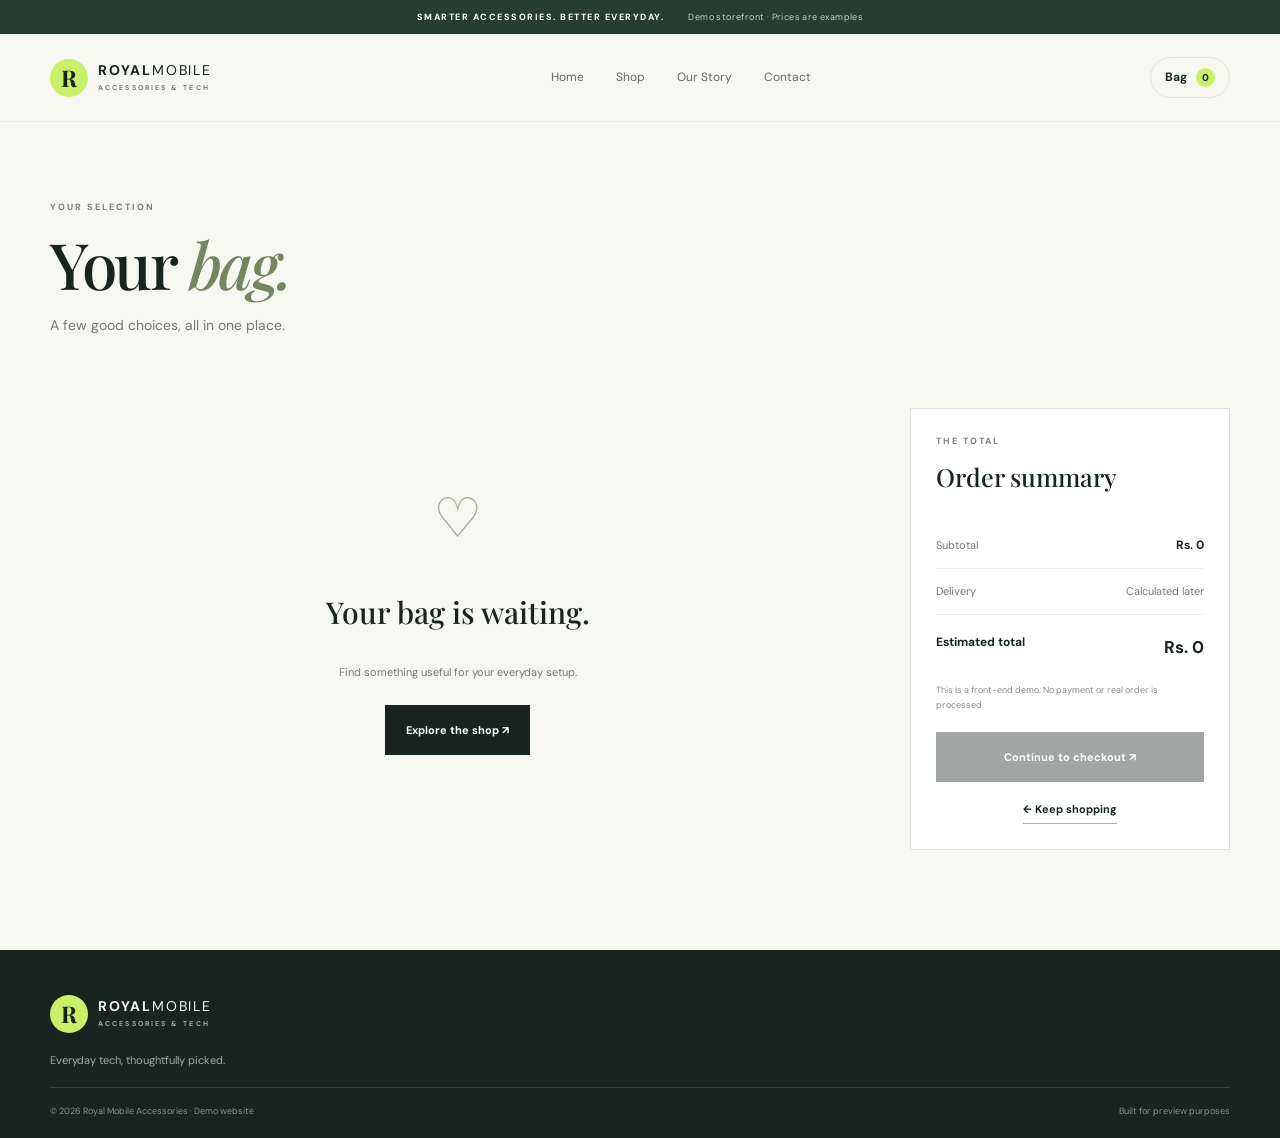
<file: cart.html>
<!DOCTYPE html><html lang="en"><head>
<!-- htmlaunch:enhanced:v2 -->
<link rel="icon" type="image/svg+xml" href="data:image/svg+xml;utf8,%3Csvg%20xmlns%3D%22http%3A%2F%2Fwww.w3.org%2F2000%2Fsvg%22%20width%3D%2264%22%20height%3D%2264%22%20viewBox%3D%220%200%2064%2064%22%3E%3Cdefs%3E%3ClinearGradient%20id%3D%22g%22%20x1%3D%220%22%20y1%3D%220%22%20x2%3D%221%22%20y2%3D%221%22%3E%3Cstop%20offset%3D%220%25%22%20stop-color%3D%22hsl(332%2C72%25%2C58%25)%22%2F%3E%3Cstop%20offset%3D%22100%25%22%20stop-color%3D%22hsl(2%2C72%25%2C44%25)%22%2F%3E%3C%2FlinearGradient%3E%3C%2Fdefs%3E%3Crect%20width%3D%2264%22%20height%3D%2264%22%20rx%3D%2214%22%20fill%3D%22url(%23g)%22%2F%3E%3Ctext%20x%3D%2232%22%20y%3D%2246%22%20text-anchor%3D%22middle%22%20font-family%3D%22ui-sans-serif%2Csystem-ui%2C-apple-system%2CSegoe%20UI%2Csans-serif%22%20font-size%3D%2238%22%20font-weight%3D%22800%22%20fill%3D%22%23ffffff%22%3EB%3C%2Ftext%3E%3C%2Fsvg%3E">
<meta name="theme-color" content="#147b50">
<meta name="description" content="Your Bag | Royal Mobile Accessories | deployed with HTMLaunch">
<link rel="canonical" href="https://muzzi-cloud.github.io/royal-mobile-accessories/">
<meta property="og:type" content="website">
<meta property="og:site_name" content="Your Bag | Royal Mobile Accessories">
<meta property="og:title" content="Your Bag | Royal Mobile Accessories">
<meta property="og:description" content="Your Bag | Royal Mobile Accessories | deployed with HTMLaunch">
<meta property="og:url" content="https://muzzi-cloud.github.io/royal-mobile-accessories/">
<meta property="og:locale" content="en_US">
<meta property="og:image" content="https://s.wordpress.com/mshots/v1/https%3A%2F%2Fmuzzi-cloud.github.io%2Froyal-mobile-accessories%2F?w=1200&h=630">
<meta property="og:image:alt" content="Your Bag | Royal Mobile Accessories">
<meta property="og:image:width" content="1200">
<meta property="og:image:height" content="630">
<meta name="twitter:card" content="summary_large_image">
<meta name="twitter:title" content="Your Bag | Royal Mobile Accessories">
<meta name="twitter:description" content="Your Bag | Royal Mobile Accessories | deployed with HTMLaunch">
<meta name="twitter:image" content="https://s.wordpress.com/mshots/v1/https%3A%2F%2Fmuzzi-cloud.github.io%2Froyal-mobile-accessories%2F?w=1200&h=630">
<meta name="twitter:image:alt" content="Your Bag | Royal Mobile Accessories">
<meta charset="UTF-8"><meta name="viewport" content="width=device-width, initial-scale=1.0"><title>Your Bag | Royal Mobile Accessories</title><link rel="stylesheet" href="style.css"></head><body><div class="announcement">SMARTER ACCESSORIES. BETTER EVERYDAY. <span>Demo storefront · Prices are examples</span></div><header class="site-header"><a class="brand" href="index.html"><span class="brand-mark">R</span><span>ROYAL<span class="brand-light">MOBILE</span><small>ACCESSORIES & TECH</small></span></a><button class="menu-toggle" aria-label="Open menu" onclick="document.querySelector('.nav').classList.toggle('open')">☰</button><nav class="nav"><a href="index.html">Home</a><a href="shop.html">Shop</a><a href="about.html">Our Story</a><a href="contact.html">Contact</a></nav><a class="cart-link active" href="cart.html">Bag <span class="cart-count">0</span></a></header>
<main><section class="page-hero container"><span class="eyebrow">YOUR SELECTION</span><h1>Your <em>bag.</em></h1><p>A few good choices, all in one place.</p></section><section class="cart-layout container"><div id="cart-items" class="cart-items"></div><aside class="order-summary" id="order-summary"><span class="eyebrow">THE TOTAL</span><h2>Order summary</h2><div class="summary-line"><span>Subtotal</span><strong id="cart-subtotal">Rs. 0</strong></div><div class="summary-line"><span>Delivery</span><span>Calculated later</span></div><div class="summary-line total-line"><span>Estimated total</span><strong id="cart-total">Rs. 0</strong></div><p class="summary-note">This is a front-end demo. No payment or real order is processed.</p><a class="btn btn-dark full-btn" id="checkout-link" href="checkout.html">Continue to checkout ↗</a><a class="text-link centered" href="shop.html">← Keep shopping</a></aside></section></main><footer class="footer"><a class="brand brand-footer" href="index.html"><span class="brand-mark">R</span><span>ROYAL<span class="brand-light">MOBILE</span><small>ACCESSORIES & TECH</small></span></a><p>Everyday tech, thoughtfully picked.</p><div class="footer-bottom"><span>© 2026 Royal Mobile Accessories · Demo website</span><span>Built for preview purposes</span></div></footer><div id="toast" class="toast" role="status"></div><script src="products.js"></script><script src="app.js"></script></body></html>
</file>
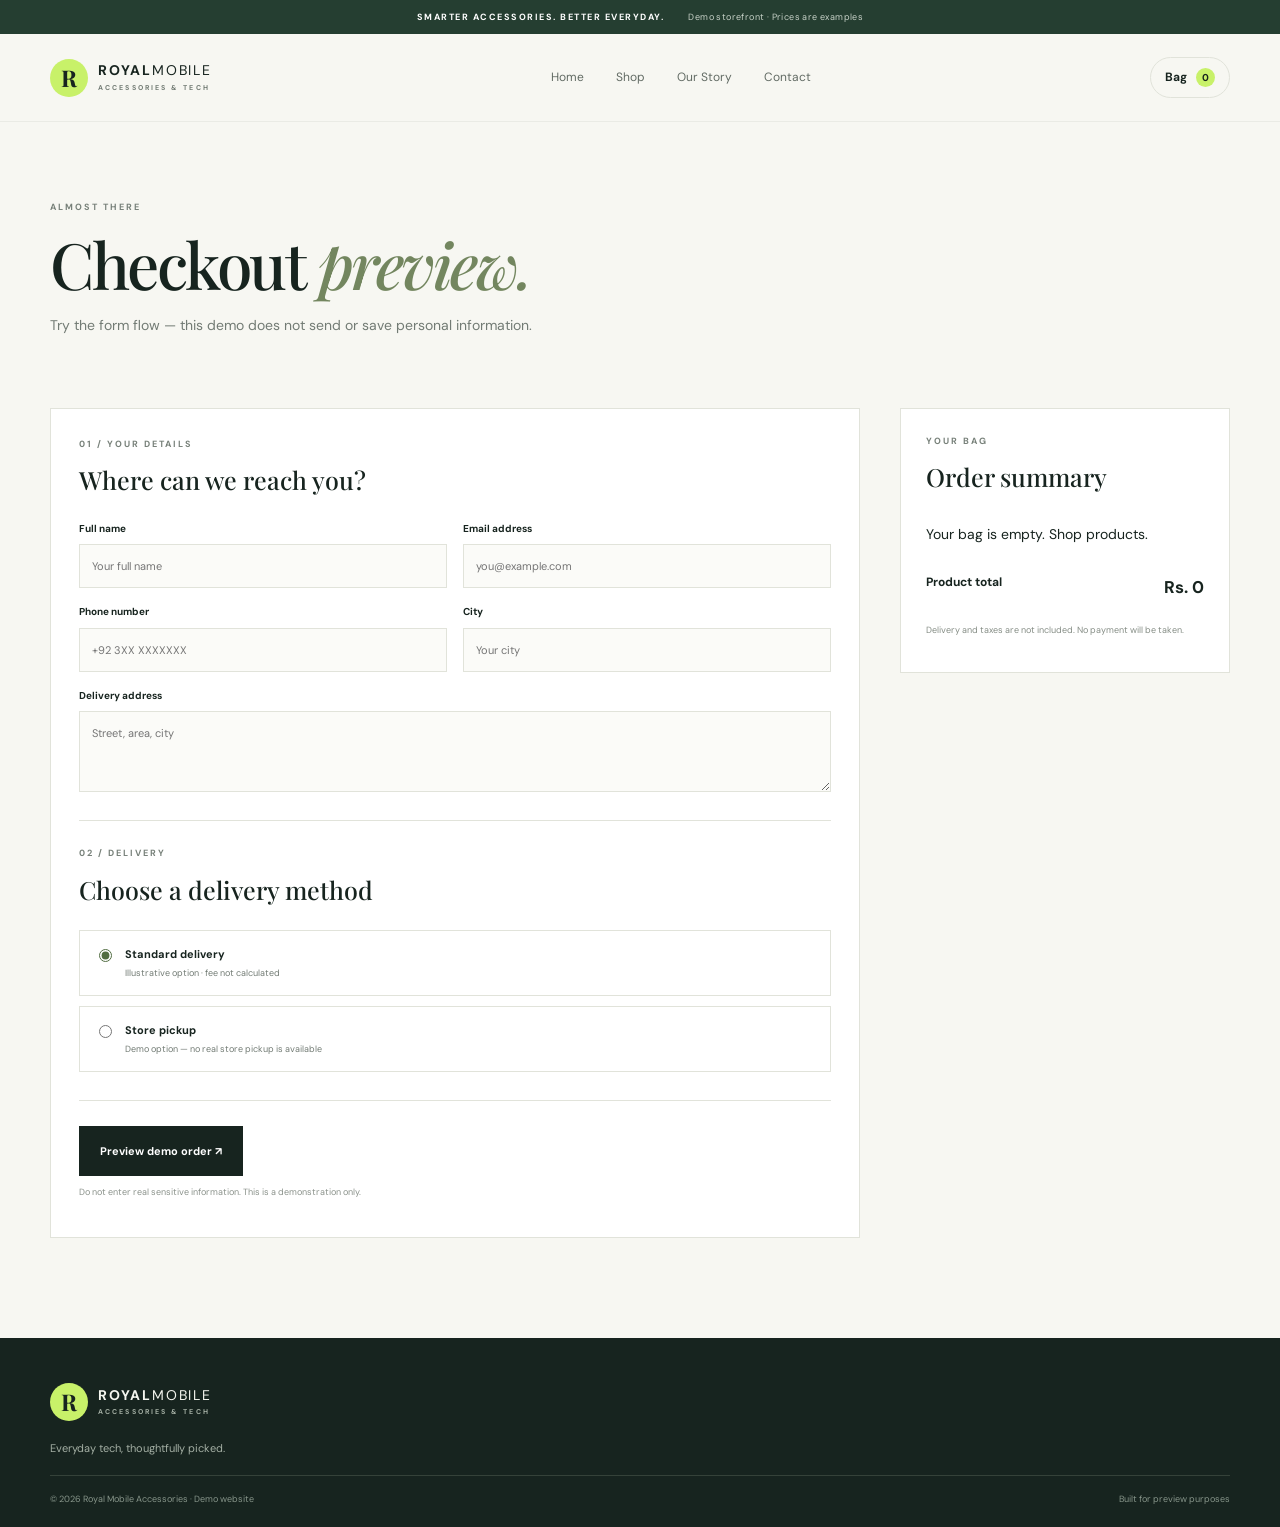
<file: checkout.html>
<!DOCTYPE html><html lang="en"><head>
<!-- htmlaunch:enhanced:v2 -->
<link rel="icon" type="image/svg+xml" href="data:image/svg+xml;utf8,%3Csvg%20xmlns%3D%22http%3A%2F%2Fwww.w3.org%2F2000%2Fsvg%22%20width%3D%2264%22%20height%3D%2264%22%20viewBox%3D%220%200%2064%2064%22%3E%3Cdefs%3E%3ClinearGradient%20id%3D%22g%22%20x1%3D%220%22%20y1%3D%220%22%20x2%3D%221%22%20y2%3D%221%22%3E%3Cstop%20offset%3D%220%25%22%20stop-color%3D%22hsl(134%2C72%25%2C58%25)%22%2F%3E%3Cstop%20offset%3D%22100%25%22%20stop-color%3D%22hsl(164%2C72%25%2C44%25)%22%2F%3E%3C%2FlinearGradient%3E%3C%2Fdefs%3E%3Crect%20width%3D%2264%22%20height%3D%2264%22%20rx%3D%2214%22%20fill%3D%22url(%23g)%22%2F%3E%3Ctext%20x%3D%2232%22%20y%3D%2246%22%20text-anchor%3D%22middle%22%20font-family%3D%22ui-sans-serif%2Csystem-ui%2C-apple-system%2CSegoe%20UI%2Csans-serif%22%20font-size%3D%2238%22%20font-weight%3D%22800%22%20fill%3D%22%23ffffff%22%3EC%3C%2Ftext%3E%3C%2Fsvg%3E">
<meta name="theme-color" content="#147b50">
<meta name="description" content="Checkout Demo | Royal Mobile Accessories | deployed with HTMLaunch">
<link rel="canonical" href="https://muzzi-cloud.github.io/royal-mobile-accessories/">
<meta property="og:type" content="website">
<meta property="og:site_name" content="Checkout Demo | Royal Mobile Accessories">
<meta property="og:title" content="Checkout Demo | Royal Mobile Accessories">
<meta property="og:description" content="Checkout Demo | Royal Mobile Accessories | deployed with HTMLaunch">
<meta property="og:url" content="https://muzzi-cloud.github.io/royal-mobile-accessories/">
<meta property="og:locale" content="en_US">
<meta property="og:image" content="https://s.wordpress.com/mshots/v1/https%3A%2F%2Fmuzzi-cloud.github.io%2Froyal-mobile-accessories%2F?w=1200&h=630">
<meta property="og:image:alt" content="Checkout Demo | Royal Mobile Accessories">
<meta property="og:image:width" content="1200">
<meta property="og:image:height" content="630">
<meta name="twitter:card" content="summary_large_image">
<meta name="twitter:title" content="Checkout Demo | Royal Mobile Accessories">
<meta name="twitter:description" content="Checkout Demo | Royal Mobile Accessories | deployed with HTMLaunch">
<meta name="twitter:image" content="https://s.wordpress.com/mshots/v1/https%3A%2F%2Fmuzzi-cloud.github.io%2Froyal-mobile-accessories%2F?w=1200&h=630">
<meta name="twitter:image:alt" content="Checkout Demo | Royal Mobile Accessories">
<meta charset="UTF-8"><meta name="viewport" content="width=device-width, initial-scale=1.0"><title>Checkout Demo | Royal Mobile Accessories</title><link rel="stylesheet" href="style.css"></head><body><div class="announcement">SMARTER ACCESSORIES. BETTER EVERYDAY. <span>Demo storefront · Prices are examples</span></div><header class="site-header"><a class="brand" href="index.html"><span class="brand-mark">R</span><span>ROYAL<span class="brand-light">MOBILE</span><small>ACCESSORIES & TECH</small></span></a><button class="menu-toggle" aria-label="Open menu" onclick="document.querySelector('.nav').classList.toggle('open')">☰</button><nav class="nav"><a href="index.html">Home</a><a href="shop.html">Shop</a><a href="about.html">Our Story</a><a href="contact.html">Contact</a></nav><a class="cart-link" href="cart.html">Bag <span class="cart-count">0</span></a></header>
<main><section class="page-hero container"><span class="eyebrow">ALMOST THERE</span><h1>Checkout <em>preview.</em></h1><p>Try the form flow — this demo does not send or save personal information.</p></section><section class="checkout-layout container"><form id="checkout-form" class="checkout-form"><div class="form-section"><span class="eyebrow">01 / YOUR DETAILS</span><h2>Where can we reach you?</h2><div class="form-grid"><label>Full name<input name="name" required placeholder="Your full name"></label><label>Email address<input type="email" name="email" required placeholder="you@example.com"></label><label>Phone number<input type="tel" name="phone" required placeholder="+92 3XX XXXXXXX"></label><label>City<input name="city" required placeholder="Your city"></label><label class="wide-field">Delivery address<textarea name="address" rows="3" required placeholder="Street, area, city"></textarea></label></div></div><div class="form-section"><span class="eyebrow">02 / DELIVERY</span><h2>Choose a delivery method</h2><label class="radio-option"><input type="radio" name="delivery" value="standard" checked> <span><b>Standard delivery</b><small>Illustrative option · fee not calculated</small></span></label><label class="radio-option"><input type="radio" name="delivery" value="pickup"> <span><b>Store pickup</b><small>Demo option — no real store pickup is available</small></span></label></div><button class="btn btn-dark" type="submit">Preview demo order ↗</button><p class="privacy-note">Do not enter real sensitive information. This is a demonstration only.</p></form><aside class="order-summary checkout-summary"><span class="eyebrow">YOUR BAG</span><h2>Order summary</h2><div id="checkout-items"></div><div class="summary-line total-line"><span>Product total</span><strong id="checkout-total">Rs. 0</strong></div><p class="summary-note">Delivery and taxes are not included. No payment will be taken.</p></aside></section><div id="checkout-result" class="demo-result container" hidden></div></main><footer class="footer"><a class="brand brand-footer" href="index.html"><span class="brand-mark">R</span><span>ROYAL<span class="brand-light">MOBILE</span><small>ACCESSORIES & TECH</small></span></a><p>Everyday tech, thoughtfully picked.</p><div class="footer-bottom"><span>© 2026 Royal Mobile Accessories · Demo website</span><span>Built for preview purposes</span></div></footer><script src="products.js"></script><script src="app.js"></script></body></html>
</file>
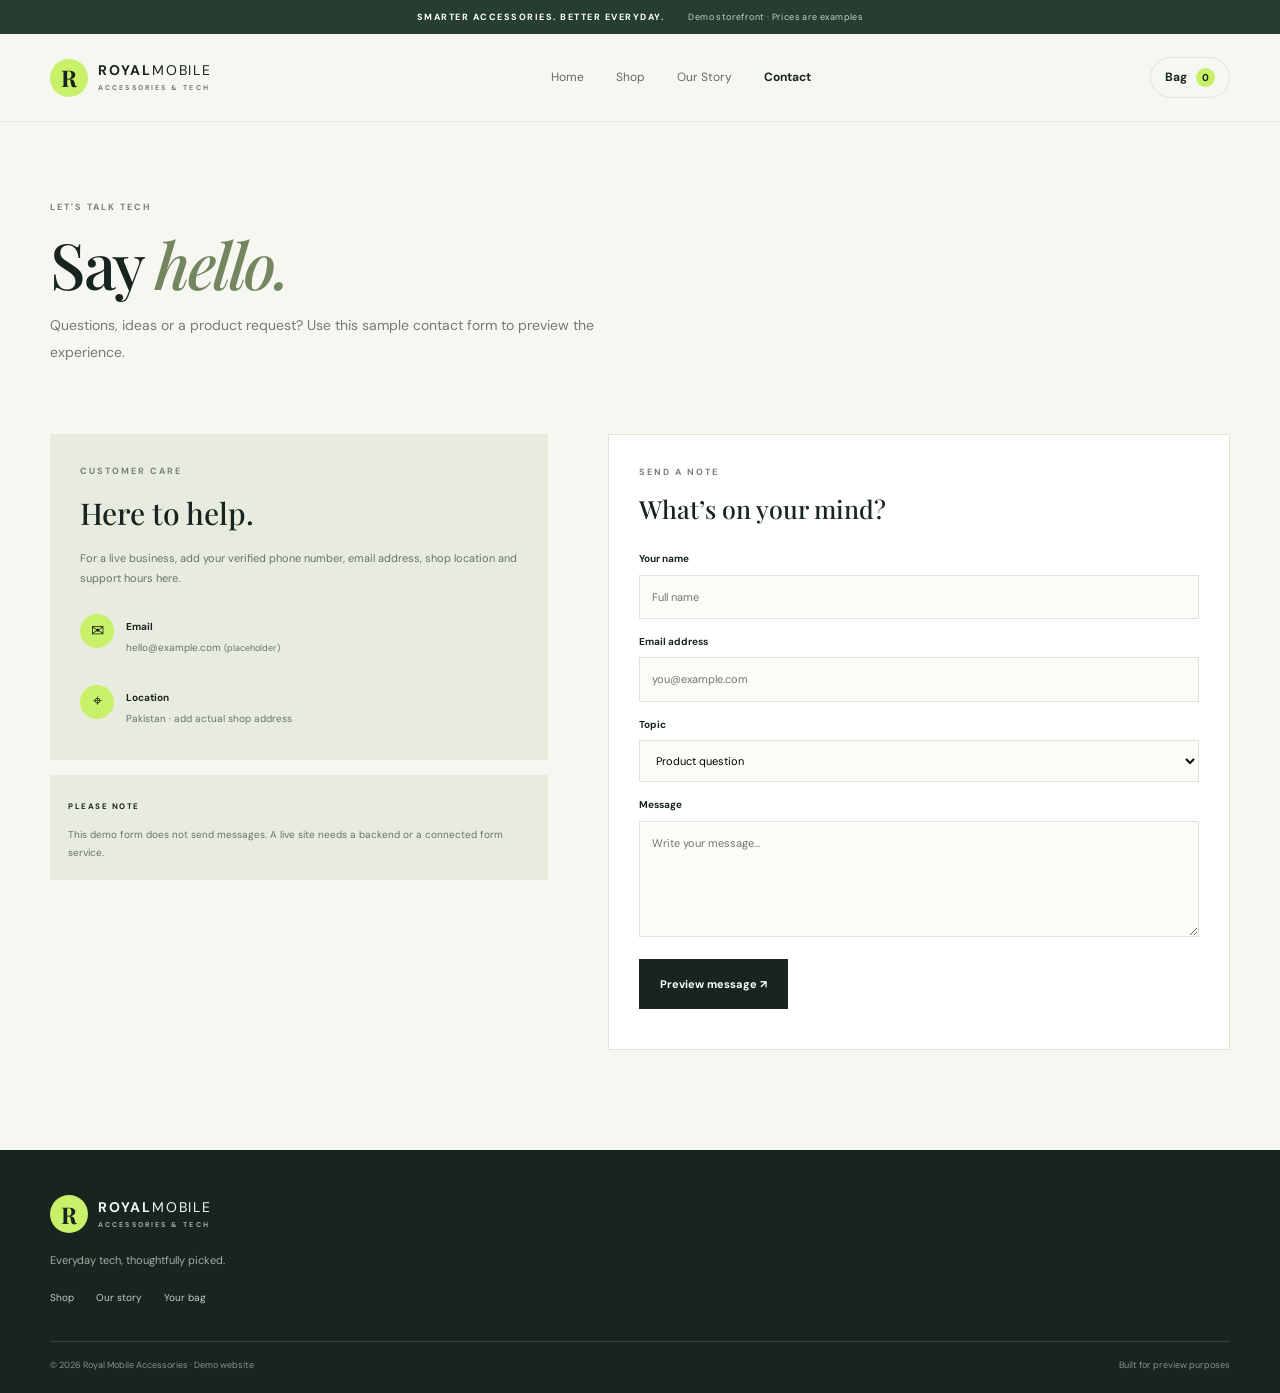
<file: contact.html>
<!DOCTYPE html><html lang="en"><head>
<!-- htmlaunch:enhanced:v2 -->
<link rel="icon" type="image/svg+xml" href="data:image/svg+xml;utf8,%3Csvg%20xmlns%3D%22http%3A%2F%2Fwww.w3.org%2F2000%2Fsvg%22%20width%3D%2264%22%20height%3D%2264%22%20viewBox%3D%220%200%2064%2064%22%3E%3Cdefs%3E%3ClinearGradient%20id%3D%22g%22%20x1%3D%220%22%20y1%3D%220%22%20x2%3D%221%22%20y2%3D%221%22%3E%3Cstop%20offset%3D%220%25%22%20stop-color%3D%22hsl(1%2C72%25%2C58%25)%22%2F%3E%3Cstop%20offset%3D%22100%25%22%20stop-color%3D%22hsl(31%2C72%25%2C44%25)%22%2F%3E%3C%2FlinearGradient%3E%3C%2Fdefs%3E%3Crect%20width%3D%2264%22%20height%3D%2264%22%20rx%3D%2214%22%20fill%3D%22url(%23g)%22%2F%3E%3Ctext%20x%3D%2232%22%20y%3D%2246%22%20text-anchor%3D%22middle%22%20font-family%3D%22ui-sans-serif%2Csystem-ui%2C-apple-system%2CSegoe%20UI%2Csans-serif%22%20font-size%3D%2238%22%20font-weight%3D%22800%22%20fill%3D%22%23ffffff%22%3EC%3C%2Ftext%3E%3C%2Fsvg%3E">
<meta name="theme-color" content="#147b50">
<meta name="description" content="Contact | Royal Mobile Accessories | deployed with HTMLaunch">
<link rel="canonical" href="https://muzzi-cloud.github.io/royal-mobile-accessories/">
<meta property="og:type" content="website">
<meta property="og:site_name" content="Contact | Royal Mobile Accessories">
<meta property="og:title" content="Contact | Royal Mobile Accessories">
<meta property="og:description" content="Contact | Royal Mobile Accessories | deployed with HTMLaunch">
<meta property="og:url" content="https://muzzi-cloud.github.io/royal-mobile-accessories/">
<meta property="og:locale" content="en_US">
<meta property="og:image" content="https://s.wordpress.com/mshots/v1/https%3A%2F%2Fmuzzi-cloud.github.io%2Froyal-mobile-accessories%2F?w=1200&h=630">
<meta property="og:image:alt" content="Contact | Royal Mobile Accessories">
<meta property="og:image:width" content="1200">
<meta property="og:image:height" content="630">
<meta name="twitter:card" content="summary_large_image">
<meta name="twitter:title" content="Contact | Royal Mobile Accessories">
<meta name="twitter:description" content="Contact | Royal Mobile Accessories | deployed with HTMLaunch">
<meta name="twitter:image" content="https://s.wordpress.com/mshots/v1/https%3A%2F%2Fmuzzi-cloud.github.io%2Froyal-mobile-accessories%2F?w=1200&h=630">
<meta name="twitter:image:alt" content="Contact | Royal Mobile Accessories">
<meta charset="UTF-8"><meta name="viewport" content="width=device-width, initial-scale=1.0"><title>Contact | Royal Mobile Accessories</title><link rel="stylesheet" href="style.css"></head><body><div class="announcement">SMARTER ACCESSORIES. BETTER EVERYDAY. <span>Demo storefront · Prices are examples</span></div><header class="site-header"><a class="brand" href="index.html"><span class="brand-mark">R</span><span>ROYAL<span class="brand-light">MOBILE</span><small>ACCESSORIES & TECH</small></span></a><button class="menu-toggle" aria-label="Open menu" onclick="document.querySelector('.nav').classList.toggle('open')">☰</button><nav class="nav"><a href="index.html">Home</a><a href="shop.html">Shop</a><a href="about.html">Our Story</a><a class="active" href="contact.html">Contact</a></nav><a class="cart-link" href="cart.html">Bag <span class="cart-count">0</span></a></header><main><section class="page-hero container"><span class="eyebrow">LET'S TALK TECH</span><h1>Say <em>hello.</em></h1><p>Questions, ideas or a product request? Use this sample contact form to preview the experience.</p></section><section class="contact-layout container"><div class="contact-copy"><div class="contact-card"><span class="eyebrow">CUSTOMER CARE</span><h2>Here to help.</h2><p>For a live business, add your verified phone number, email address, shop location and support hours here.</p><div class="contact-detail"><span>✉</span><div><b>Email</b><p>hello@example.com <small>(placeholder)</small></p></div></div><div class="contact-detail"><span>⌖</span><div><b>Location</b><p>Pakistan · add actual shop address</p></div></div></div><div class="sidebar-note"><b>PLEASE NOTE</b><p>This demo form does not send messages. A live site needs a backend or a connected form service.</p></div></div><form class="contact-form" id="contact-form"><span class="eyebrow">SEND A NOTE</span><h2>What’s on your mind?</h2><label>Your name<input required name="name" placeholder="Full name"></label><label>Email address<input required type="email" name="email" placeholder="you@example.com"></label><label>Topic<select name="topic"><option>Product question</option><option>Order support</option><option>Partnership</option><option>Something else</option></select></label><label>Message<textarea required name="message" rows="5" placeholder="Write your message…"></textarea></label><button class="btn btn-dark" type="submit">Preview message ↗</button><p id="contact-result" class="form-result" role="status"></p></form></section></main><footer class="footer"><a class="brand brand-footer" href="index.html"><span class="brand-mark">R</span><span>ROYAL<span class="brand-light">MOBILE</span><small>ACCESSORIES & TECH</small></span></a><p>Everyday tech, thoughtfully picked.</p><div class="footer-links"><a href="shop.html">Shop</a><a href="about.html">Our story</a><a href="cart.html">Your bag</a></div><div class="footer-bottom"><span>© 2026 Royal Mobile Accessories · Demo website</span><span>Built for preview purposes</span></div></footer><script src="products.js"></script><script src="app.js"></script></body></html>
</file>
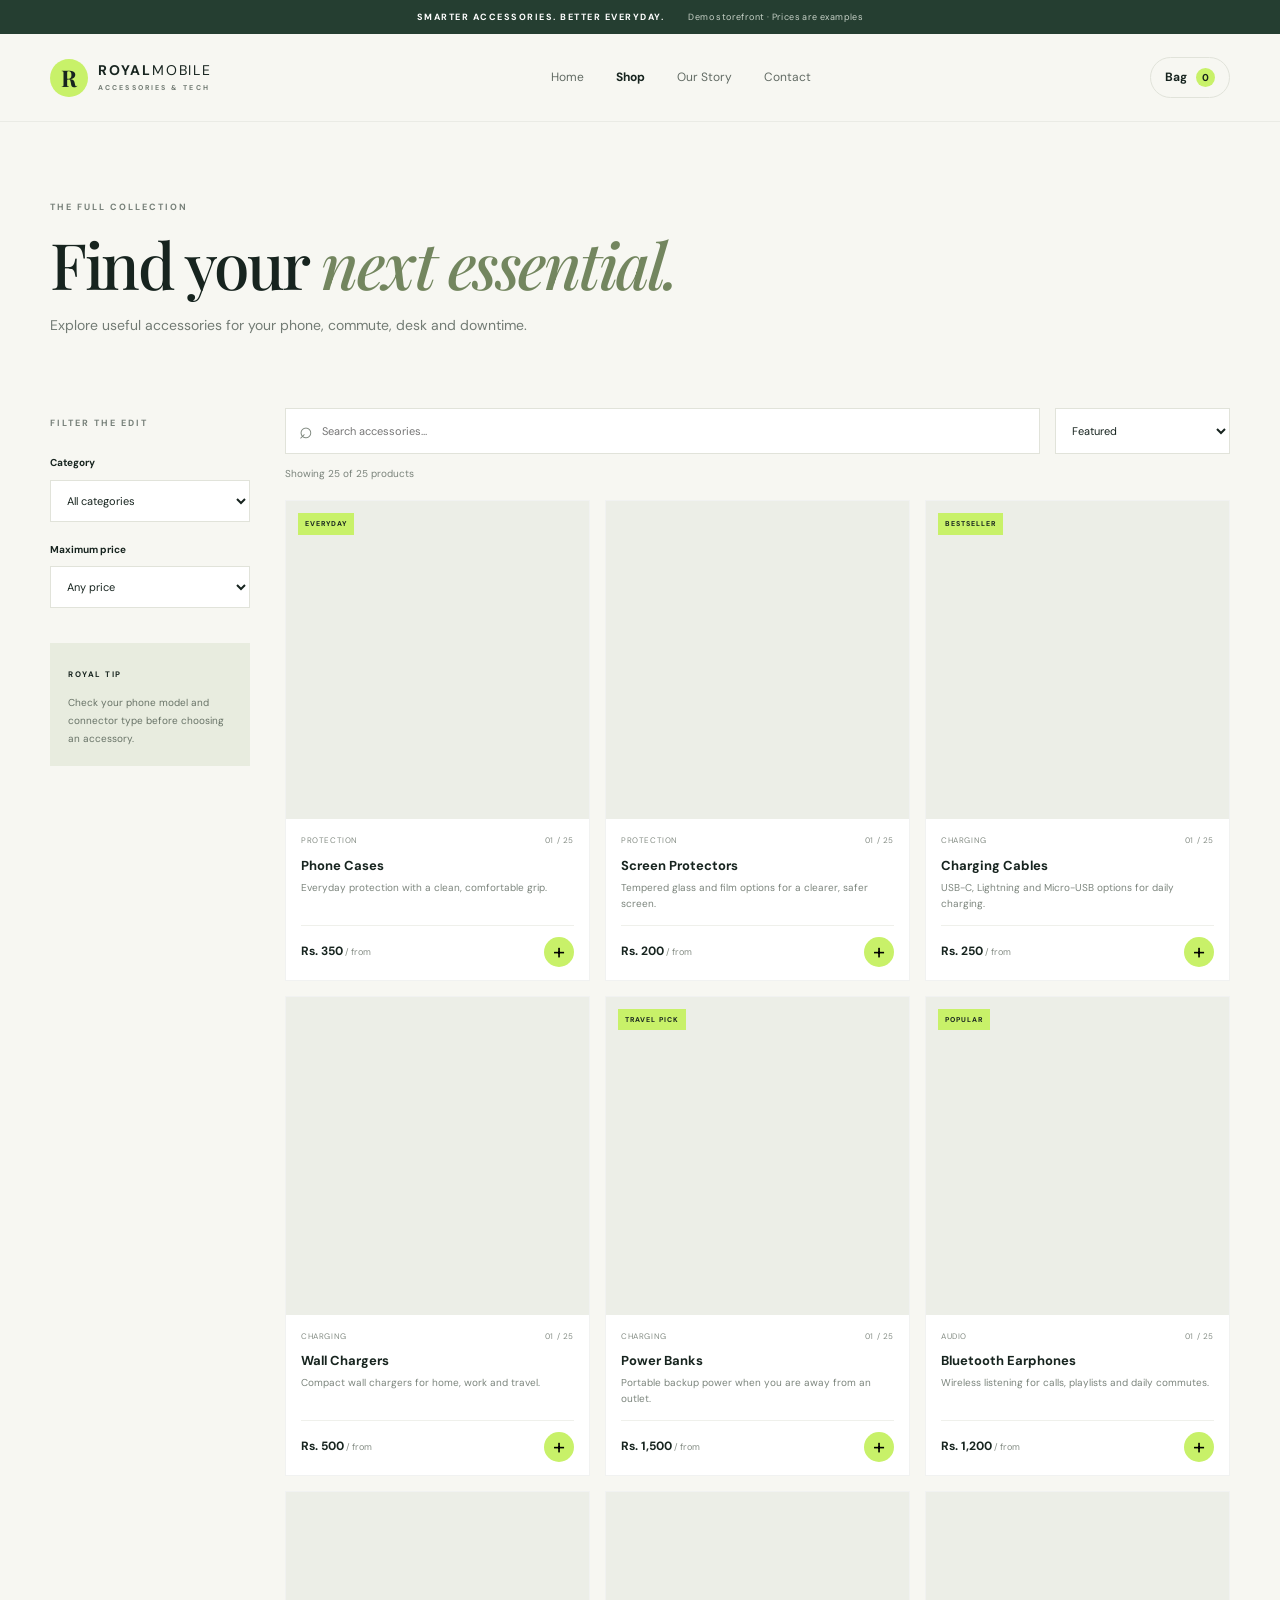
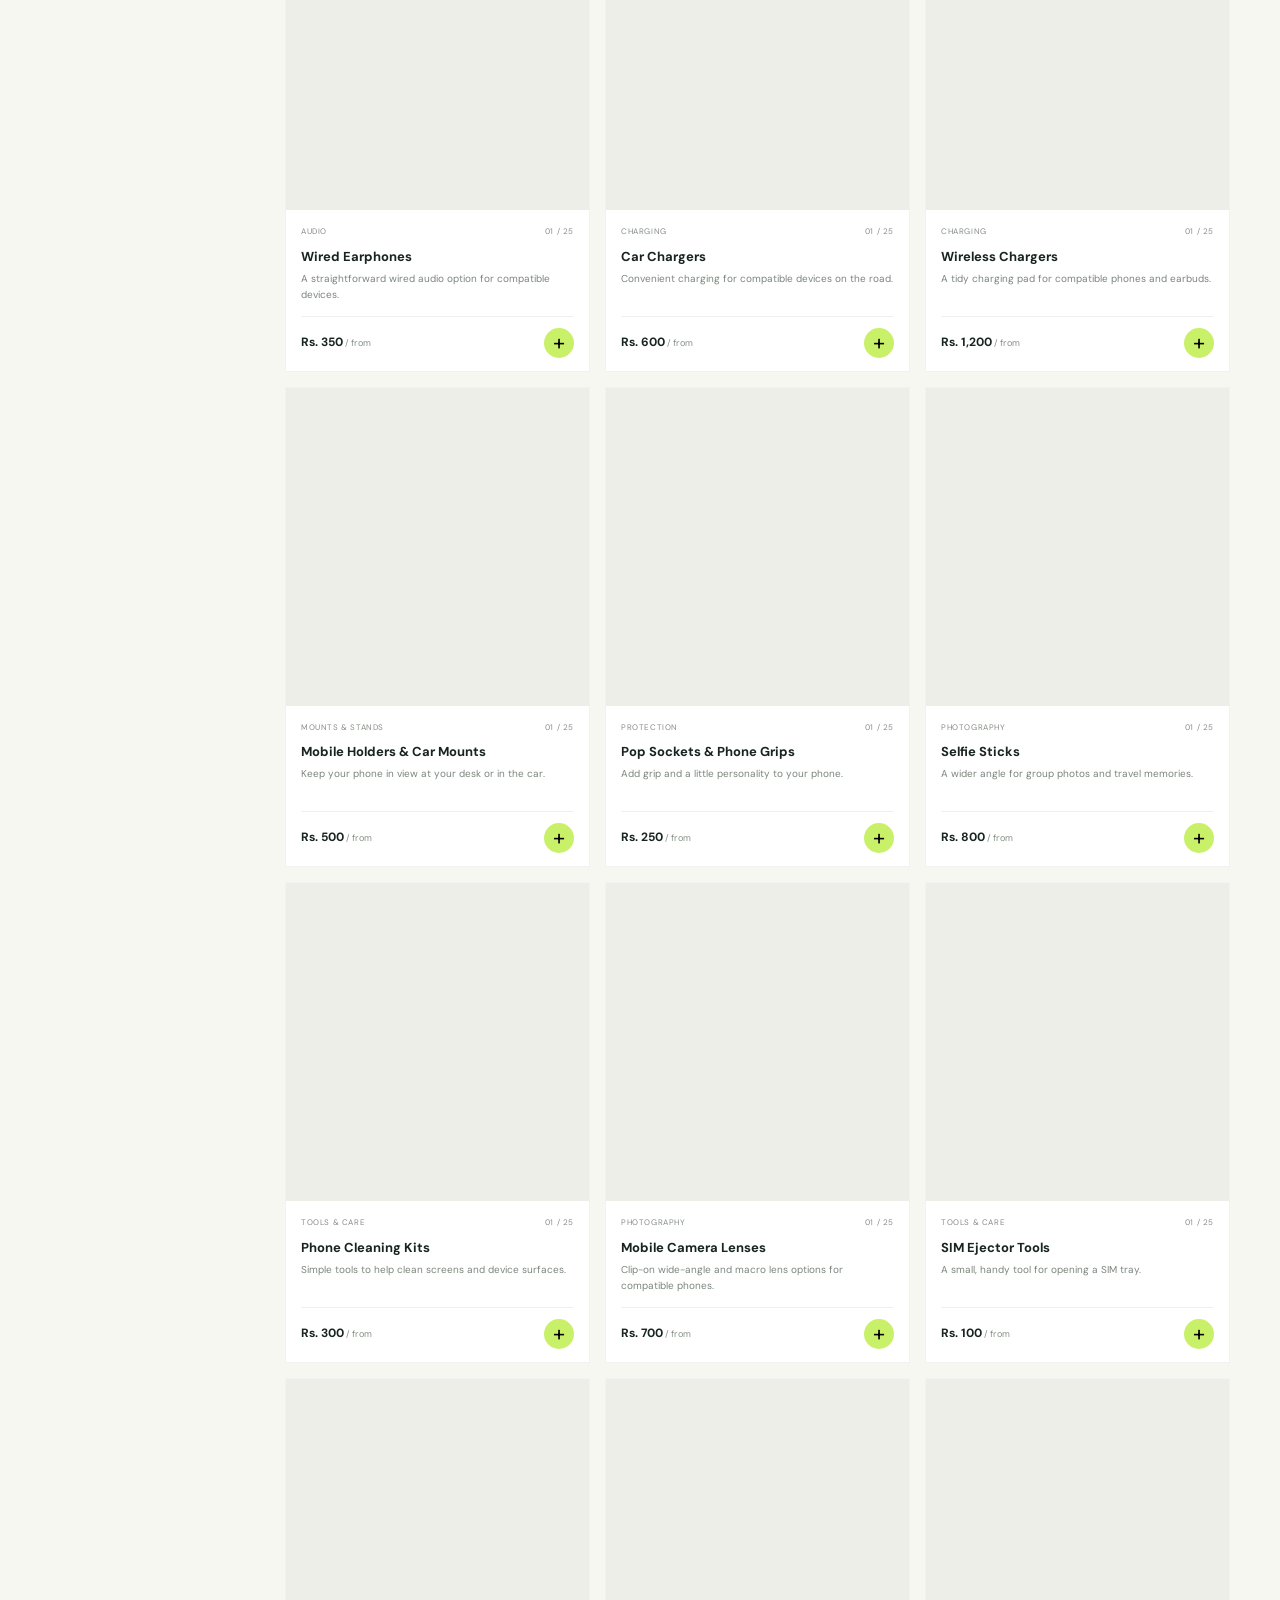
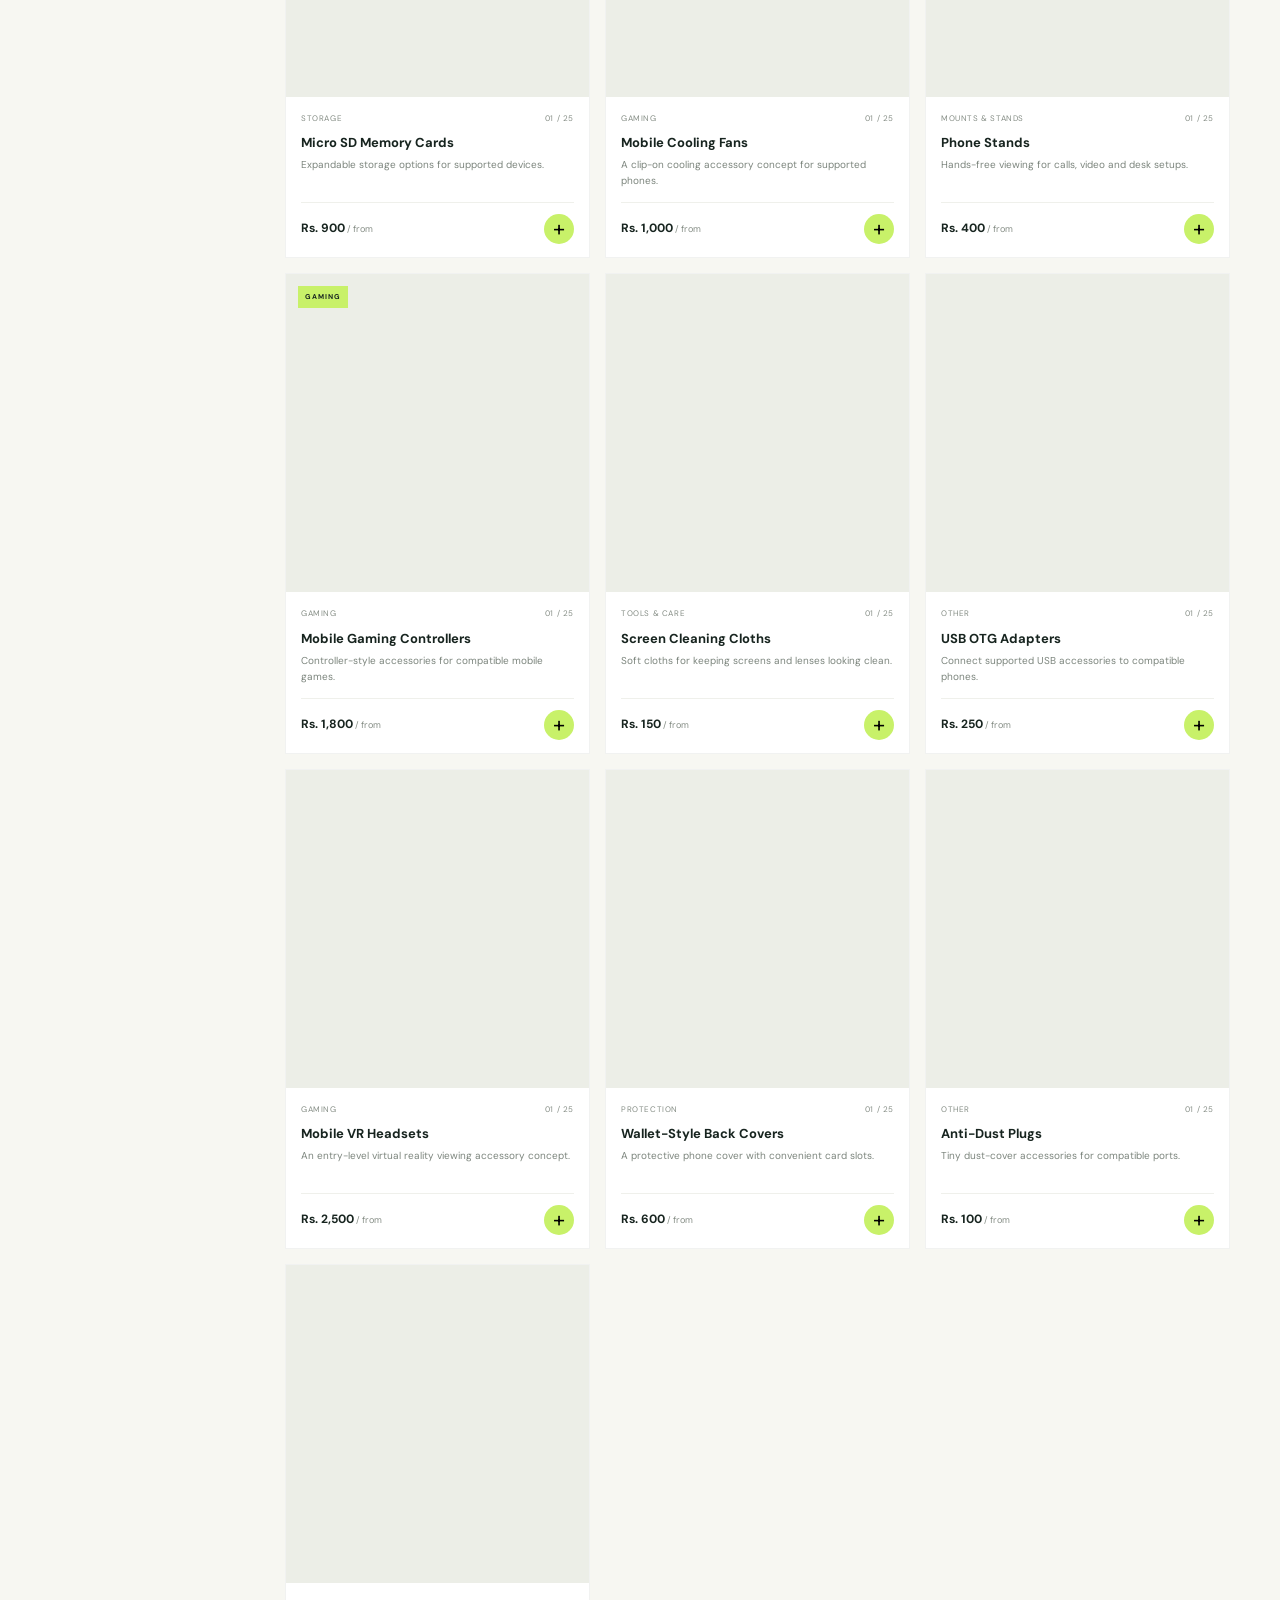
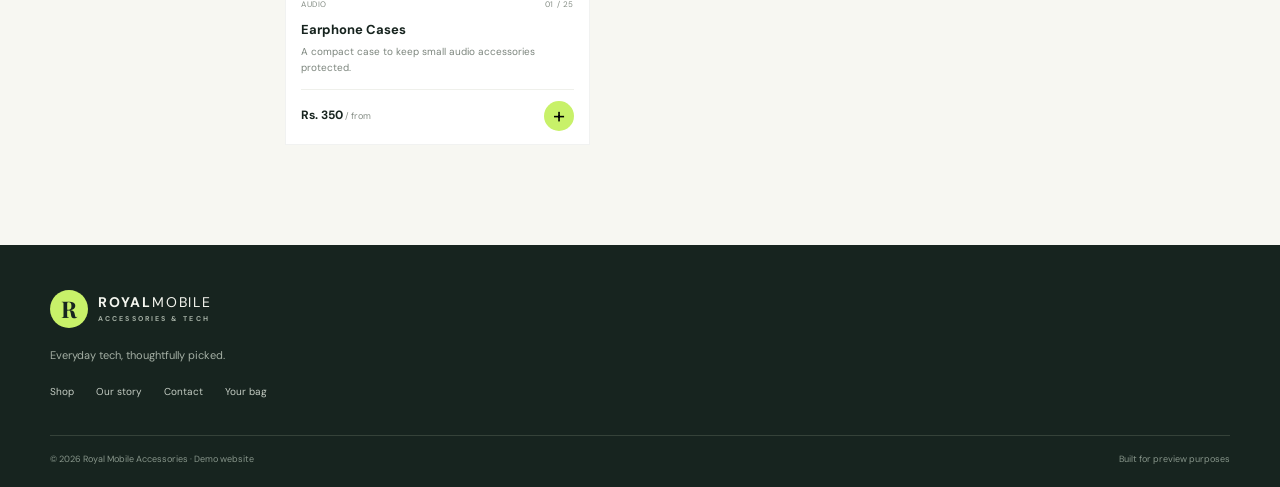
<file: shop.html>
<!DOCTYPE html><html lang="en"><head>
<!-- htmlaunch:enhanced:v2 -->
<link rel="icon" type="image/svg+xml" href="data:image/svg+xml;utf8,%3Csvg%20xmlns%3D%22http%3A%2F%2Fwww.w3.org%2F2000%2Fsvg%22%20width%3D%2264%22%20height%3D%2264%22%20viewBox%3D%220%200%2064%2064%22%3E%3Cdefs%3E%3ClinearGradient%20id%3D%22g%22%20x1%3D%220%22%20y1%3D%220%22%20x2%3D%221%22%20y2%3D%221%22%3E%3Cstop%20offset%3D%220%25%22%20stop-color%3D%22hsl(40%2C72%25%2C58%25)%22%2F%3E%3Cstop%20offset%3D%22100%25%22%20stop-color%3D%22hsl(70%2C72%25%2C44%25)%22%2F%3E%3C%2FlinearGradient%3E%3C%2Fdefs%3E%3Crect%20width%3D%2264%22%20height%3D%2264%22%20rx%3D%2214%22%20fill%3D%22url(%23g)%22%2F%3E%3Ctext%20x%3D%2232%22%20y%3D%2246%22%20text-anchor%3D%22middle%22%20font-family%3D%22ui-sans-serif%2Csystem-ui%2C-apple-system%2CSegoe%20UI%2Csans-serif%22%20font-size%3D%2238%22%20font-weight%3D%22800%22%20fill%3D%22%23ffffff%22%3ES%3C%2Ftext%3E%3C%2Fsvg%3E">
<meta name="theme-color" content="#147b50">
<meta name="description" content="Shop the Collection | Royal Mobile Accessories | deployed with HTMLaunch">
<link rel="canonical" href="https://muzzi-cloud.github.io/royal-mobile-accessories/">
<meta property="og:type" content="website">
<meta property="og:site_name" content="Shop the Collection | Royal Mobile Accessories">
<meta property="og:title" content="Shop the Collection | Royal Mobile Accessories">
<meta property="og:description" content="Shop the Collection | Royal Mobile Accessories | deployed with HTMLaunch">
<meta property="og:url" content="https://muzzi-cloud.github.io/royal-mobile-accessories/">
<meta property="og:locale" content="en_US">
<meta property="og:image" content="https://s.wordpress.com/mshots/v1/https%3A%2F%2Fmuzzi-cloud.github.io%2Froyal-mobile-accessories%2F?w=1200&h=630">
<meta property="og:image:alt" content="Shop the Collection | Royal Mobile Accessories">
<meta property="og:image:width" content="1200">
<meta property="og:image:height" content="630">
<meta name="twitter:card" content="summary_large_image">
<meta name="twitter:title" content="Shop the Collection | Royal Mobile Accessories">
<meta name="twitter:description" content="Shop the Collection | Royal Mobile Accessories | deployed with HTMLaunch">
<meta name="twitter:image" content="https://s.wordpress.com/mshots/v1/https%3A%2F%2Fmuzzi-cloud.github.io%2Froyal-mobile-accessories%2F?w=1200&h=630">
<meta name="twitter:image:alt" content="Shop the Collection | Royal Mobile Accessories">
<meta charset="UTF-8"><meta name="viewport" content="width=device-width, initial-scale=1.0"><title>Shop the Collection | Royal Mobile Accessories</title><link rel="stylesheet" href="style.css"></head><body>
<div class="announcement">SMARTER ACCESSORIES. BETTER EVERYDAY. <span>Demo storefront · Prices are examples</span></div><header class="site-header"><a class="brand" href="index.html"><span class="brand-mark">R</span><span>ROYAL<span class="brand-light">MOBILE</span><small>ACCESSORIES & TECH</small></span></a><button class="menu-toggle" aria-label="Open menu" onclick="document.querySelector('.nav').classList.toggle('open')">☰</button><nav class="nav"><a href="index.html">Home</a><a class="active" href="shop.html">Shop</a><a href="about.html">Our Story</a><a href="contact.html">Contact</a></nav><a class="cart-link" href="cart.html">Bag <span class="cart-count">0</span></a></header>
<main><section class="page-hero container"><span class="eyebrow">THE FULL COLLECTION</span><h1>Find your <em>next essential.</em></h1><p>Explore useful accessories for your phone, commute, desk and downtime.</p></section>
<section class="shop-layout container"><aside class="shop-sidebar"><span class="eyebrow">FILTER THE EDIT</span><label class="field-label" for="category-filter">Category</label><select id="category-filter"><option value="All">All categories</option><option>Protection</option><option>Charging</option><option>Audio</option><option>Mounts & Stands</option><option>Tools & Care</option><option>Storage</option><option>Gaming</option><option>Photography</option><option>Other</option></select><label class="field-label" for="price-filter">Maximum price</label><select id="price-filter"><option value="999999">Any price</option><option value="500">Up to Rs. 500</option><option value="1000">Up to Rs. 1,000</option><option value="2000">Up to Rs. 2,000</option><option value="3000">Up to Rs. 3,000</option></select><div class="sidebar-note"><b>ROYAL TIP</b><p>Check your phone model and connector type before choosing an accessory.</p></div></aside><div class="shop-main"><div class="shop-toolbar"><label class="searchbox"><span>⌕</span><input id="product-search" type="search" placeholder="Search accessories…" aria-label="Search products"></label><select id="sort-products" aria-label="Sort products"><option value="featured">Featured</option><option value="low">Price: low to high</option><option value="high">Price: high to low</option><option value="az">Name: A–Z</option></select></div><p class="result-count" id="result-count"></p><div id="shop-products" class="product-grid shop-product-grid"></div><div id="empty-state" class="empty-state" hidden><h3>No products found</h3><p>Try a different search or category.</p><button class="btn btn-outline" onclick="resetShop()">Reset filters</button></div></div></section></main>
<footer class="footer"><a class="brand brand-footer" href="index.html"><span class="brand-mark">R</span><span>ROYAL<span class="brand-light">MOBILE</span><small>ACCESSORIES & TECH</small></span></a><p>Everyday tech, thoughtfully picked.</p><div class="footer-links"><a href="shop.html">Shop</a><a href="about.html">Our story</a><a href="contact.html">Contact</a><a href="cart.html">Your bag</a></div><div class="footer-bottom"><span>© 2026 Royal Mobile Accessories · Demo website</span><span>Built for preview purposes</span></div></footer><div id="toast" class="toast" role="status"></div><script src="products.js"></script><script src="app.js"></script></body></html>
</file>
<file: style.css>
@import url('https://fonts.googleapis.com/css2?family=DM+Sans:wght@400;500;600;700&family=Playfair+Display:ital,wght@0,500;0,600;0,700;1,500;1,600&display=swap');
:root{--ink:#17241f;--muted:#727b74;--paper:#f7f7f2;--cream:#efefe6;--green:#c8f169;--green-dark:#253e31;--line:#e1e3da;--white:#fff;--serif:'Playfair Display',Georgia,serif;--sans:'DM Sans',Arial,sans-serif;--shadow:0 18px 45px rgba(22,37,29,.08)}
*{box-sizing:border-box}html{scroll-behavior:smooth}body{margin:0;background:var(--paper);color:var(--ink);font-family:var(--sans);font-size:14px;line-height:1.65}a{color:inherit;text-decoration:none}button,input,select,textarea{font:inherit}button,a,select{ -webkit-tap-highlight-color:transparent}button{cursor:pointer}.container{width:min(1180px,calc(100% - 56px));margin-inline:auto}.announcement{height:34px;background:var(--green-dark);color:#fff;display:flex;align-items:center;justify-content:center;gap:24px;font-size:9px;letter-spacing:1.5px;font-weight:700}.announcement span{color:#c8d2c8;font-weight:400;letter-spacing:.4px}.site-header{height:88px;padding:0 max(28px,calc((100% - 1180px)/2));display:flex;align-items:center;justify-content:space-between;gap:30px;background:var(--paper);border-bottom:1px solid rgba(23,36,31,.06);position:relative;z-index:5}.brand{display:flex;align-items:center;gap:10px;font-weight:700;font-size:14px;letter-spacing:1.8px;line-height:1.1;white-space:nowrap}.brand-mark{display:grid;place-items:center;width:38px;height:38px;border-radius:50%;background:var(--green);font-family:var(--serif);font-size:23px;letter-spacing:0}.brand-light{font-weight:400}.brand small{display:block;font-size:7px;letter-spacing:2.1px;color:var(--muted);margin-top:5px}.nav{display:flex;align-items:center;gap:32px}.nav a{font-size:12px;color:#626b64;transition:color .2s}.nav a:hover,.nav a.active{color:var(--ink);font-weight:700}.cart-link{font-size:12px;font-weight:700;border:1px solid var(--line);padding:10px 14px;border-radius:30px;white-space:nowrap}.cart-count{display:inline-grid;place-items:center;min-width:19px;height:19px;margin-left:6px;border-radius:50%;background:var(--green);font-size:10px}.menu-toggle{display:none;background:none;border:0;font-size:24px}
.hero{min-height:550px;display:grid;grid-template-columns:1fr 1fr;align-items:center;overflow:hidden}.hero-copy{padding:70px 0 70px max(28px,calc((100vw - 1180px)/2));padding-right:35px}.eyebrow{font-size:9px;letter-spacing:2px;font-weight:700;color:#778079;display:block}.hero h1,.page-hero h1{font-family:var(--serif);font-weight:500;font-size:clamp(46px,5.5vw,76px);letter-spacing:-2.5px;line-height:1.08;margin:20px 0}.hero h1 em,.page-hero h1 em,.section-heading h2 em,.manifesto h2 em{color:#73865f;font-weight:500}.hero-copy>p,.page-hero>p{font-size:14px;color:var(--muted);max-width:400px;line-height:1.9}.hero-actions{display:flex;align-items:center;gap:25px;margin-top:30px}.btn{display:inline-flex;align-items:center;justify-content:center;gap:22px;border:1px solid transparent;padding:15px 20px;font-size:11px;font-weight:700;transition:transform .2s,background .2s;cursor:pointer}.btn:hover{transform:translateY(-2px)}.btn-dark{background:var(--ink);color:white}.btn-dark:hover{background:#30473a}.btn-dark span{font-size:17px}.btn-outline{border-color:#cdd2c7;background:transparent}.text-link{font-size:11px;font-weight:700;border-bottom:1px solid #aab0a5;padding-bottom:4px}.hero-note{display:flex;align-items:center;gap:8px;font-size:10px;color:var(--muted);margin-top:38px}.status-dot{width:7px;height:7px;background:#83a747;border-radius:50%}.hero-art{position:relative;min-height:550px;height:100%;background:#e9ebdf;display:grid;place-items:center;overflow:hidden}.hero-orbit{position:absolute;border:1px solid rgba(55,76,58,.17);border-radius:50%;width:430px;height:430px}.orbit-two{width:320px;height:320px}.hero-product{width:72%;height:68%;position:relative;z-index:1;transform:rotate(-5deg);box-shadow:25px 30px 0 rgba(38,57,43,.08);overflow:hidden;background:#d6d9ca}.hero-product img{width:100%;height:100%;object-fit:cover;filter:saturate(.8)}.hero-chip{position:absolute;z-index:2;font-size:8px;letter-spacing:1.4px;background:var(--paper);padding:9px 12px}.chip-a{top:18%;left:8%}.chip-b{bottom:17%;right:8%}.hero-sticker{position:absolute;right:8%;top:15%;z-index:2;background:var(--green);border-radius:50%;width:92px;height:92px;display:grid;place-content:center;text-align:center;font-size:9px;line-height:1.3;letter-spacing:1px;transform:rotate(10deg)}.hero-sticker b{font-size:7px;margin-top:5px}
.trust-strip{display:grid;grid-template-columns:repeat(4,1fr);padding:25px max(28px,calc((100% - 1180px)/2));border-block:1px solid var(--line);gap:18px}.trust-strip div{display:flex;align-items:center;gap:12px}.trust-strip strong{font-family:var(--serif);font-size:24px;color:#9ba58d;font-weight:500}.trust-strip span{font-size:10px;color:#606a62}.section{padding-top:95px;padding-bottom:90px}.section-heading{display:flex;justify-content:space-between;align-items:end;margin-bottom:32px}.section-heading h2,.manifesto h2{font-family:var(--serif);font-size:42px;line-height:1.2;letter-spacing:-1px;font-weight:500;margin:10px 0 0}.category-grid{display:grid;grid-template-columns:repeat(3,1fr);gap:16px}.category-card{min-height:300px;padding:25px;position:relative;overflow:hidden;transition:transform .25s}.category-card:hover{transform:translateY(-4px)}.category-power{background:#dbe7c9}.category-sound{background:#e7e0d8}.category-protect{background:#e1e5e0}.category-number{font-size:8px;letter-spacing:1.6px;font-weight:700}.category-symbol{font-family:var(--serif);font-size:90px;position:absolute;right:25px;top:30px;color:rgba(31,51,38,.17)}.category-card h3{font-family:var(--serif);font-size:28px;font-weight:500;margin:95px 0 3px}.category-card p{font-size:11px;color:#677068}.round-arrow{position:absolute;right:22px;bottom:22px;width:35px;height:35px;display:grid;place-items:center;border:1px solid rgba(30,48,35,.3);border-radius:50%;font-size:16px}.featured-section{background:#eff0e9}.product-grid{display:grid;grid-template-columns:repeat(4,minmax(0,1fr));gap:18px}.product-card{min-width:0;background:#fff;border:1px solid rgba(24,38,29,.06);transition:box-shadow .25s,transform .25s}.product-card:hover{box-shadow:var(--shadow);transform:translateY(-3px)}.product-image{display:block;position:relative;aspect-ratio:1/1.05;background:#eceee7;overflow:hidden}.product-image img{width:100%;height:100%;object-fit:cover;transition:transform .5s;display:block}.product-card:hover .product-image img{transform:scale(1.04)}.product-tag{position:absolute;top:12px;left:12px;background:var(--green);padding:5px 7px;font-size:7px;font-weight:700;letter-spacing:1px}.quick-view{position:absolute;bottom:10px;left:10px;right:10px;background:rgba(255,255,255,.92);padding:8px;text-align:center;font-size:8px;letter-spacing:1px;opacity:0;transform:translateY(5px);transition:.2s}.product-card:hover .quick-view{opacity:1;transform:translateY(0)}.product-info{padding:15px 15px 13px}.product-meta{display:flex;justify-content:space-between;font-size:8px;color:#858d85;letter-spacing:.6px;text-transform:uppercase}.product-info h3{font-size:13px;margin:9px 0 5px;line-height:1.4}.product-desc{font-size:10px;color:#7c857d;line-height:1.6;min-height:32px;margin:0}.product-bottom{display:flex;align-items:center;justify-content:space-between;margin-top:13px;border-top:1px solid #eff0eb;padding-top:11px}.product-bottom strong{font-size:12px}.product-bottom small{font-size:9px;color:#858d85;font-weight:400}.add-btn{border:0;background:var(--green);width:30px;height:30px;font-size:22px;line-height:1;border-radius:50%;transition:transform .2s}.add-btn:hover{transform:rotate(90deg)}
.manifesto{display:grid;grid-template-columns:1fr 1fr;gap:90px;align-items:center;padding-top:100px;padding-bottom:100px}.manifesto-art{height:330px;background:#e5e9dd;display:grid;place-items:center;position:relative}.manifesto-circle{width:205px;height:205px;border:1px solid #87977b;border-radius:50%;display:grid;place-items:center;font-family:var(--serif);font-size:100px;color:#344a38;position:relative}.manifesto-circle span{font-family:var(--sans);font-size:12px;position:absolute;right:38px;top:38px}.manifesto-caption{position:absolute;bottom:22px;left:22px;font-size:8px;letter-spacing:1.8px}.manifesto-copy p{color:var(--muted);font-size:12px;line-height:1.9;max-width:410px;margin:22px 0}.manifesto-copy .btn{margin-top:8px}.newsletter{background:var(--green);padding:48px max(28px,calc((100% - 1180px)/2));display:grid;grid-template-columns:1fr 1fr;align-items:center;gap:20px;position:relative}.newsletter h2{font-family:var(--serif);font-weight:500;font-size:30px;margin:8px 0}.newsletter p{margin:0;font-size:11px;color:#4e5d46}.newsletter form{display:flex;gap:8px}.newsletter input{min-width:0;flex:1;background:rgba(255,255,255,.6);border:1px solid rgba(35,54,38,.15);padding:14px;font-size:11px;outline:none}.newsletter small{position:absolute;bottom:13px;right:max(28px,calc((100% - 1180px)/2));font-size:8px;color:#526248}.footer{padding:45px max(28px,calc((100% - 1180px)/2)) 20px;background:#17241f;color:#f5f6ef}.brand-footer .brand-mark{color:var(--ink)}.brand-footer small{color:#a4afa4}.footer>p{color:#a4afa4;font-size:11px;margin:18px 0}.footer-links{display:flex;gap:22px;margin:20px 0 35px}.footer-links a{font-size:10px;color:#c4ccc3}.footer-bottom{border-top:1px solid #354239;padding-top:16px;display:flex;justify-content:space-between;font-size:9px;color:#87958a}
.page-hero{padding-top:78px;padding-bottom:55px}.page-hero h1{font-size:clamp(44px,5vw,66px);margin:14px 0}.page-hero>p{max-width:550px}.shop-layout{display:grid;grid-template-columns:200px 1fr;gap:35px;padding-bottom:100px}.shop-sidebar{padding-top:8px}.shop-sidebar>.eyebrow{margin-bottom:25px}.field-label{display:block;font-size:10px;font-weight:700;margin:20px 0 8px}.shop-sidebar select,.shop-toolbar select{width:100%;padding:12px;border:1px solid var(--line);background:#fff;color:var(--ink);font-size:11px;outline:none}.sidebar-note{margin-top:35px;background:#e8ecdf;padding:18px}.sidebar-note b{font-size:8px;letter-spacing:1.5px}.sidebar-note p{font-size:10px;color:#687367;line-height:1.8;margin-bottom:0}.shop-toolbar{display:flex;justify-content:space-between;gap:15px;margin-bottom:12px}.searchbox{flex:1;display:flex;align-items:center;gap:9px;background:white;border:1px solid var(--line);padding:0 13px}.searchbox span{font-size:23px;color:#7b847b}.searchbox input{width:100%;border:0;outline:0;padding:13px 0;font-size:11px;background:transparent}.shop-toolbar select{width:175px}.result-count{font-size:10px;color:#7a837b;margin:12px 0 18px}.shop-product-grid{grid-template-columns:repeat(3,minmax(0,1fr));gap:15px}.empty-state{text-align:center;padding:55px 20px;background:#fff}.empty-state h3{font-family:var(--serif);font-size:26px;font-weight:500}.empty-state p{color:var(--muted);font-size:12px}.toast{position:fixed;bottom:25px;left:50%;transform:translate(-50%,15px);background:var(--ink);color:#fff;padding:13px 22px;font-size:11px;z-index:10;opacity:0;pointer-events:none;transition:.25s}.toast.show{opacity:1;transform:translate(-50%,0)}
.cart-layout{display:grid;grid-template-columns:1fr 320px;gap:45px;padding-bottom:100px}.cart-items{min-width:0}.cart-item{display:grid;grid-template-columns:100px 1fr auto auto;align-items:center;gap:18px;padding:18px 0;border-bottom:1px solid var(--line)}.cart-item>img{width:100px;height:100px;object-fit:cover;background:#e8ebe2}.cart-item-info .eyebrow{font-size:8px}.cart-item-info h3{font-size:13px;margin:5px 0}.cart-item-info>strong{font-size:12px}.remove-link{display:block;padding:0;margin-top:7px;background:none;border:0;text-decoration:underline;color:#777f77;font-size:9px}.quantity-control{display:flex;align-items:center;border:1px solid var(--line);height:32px}.quantity-control button{width:29px;height:30px;border:0;background:transparent;font-size:17px}.quantity-control span{font-size:11px;min-width:18px;text-align:center}.line-total{font-size:12px;white-space:nowrap}.order-summary{background:#fff;border:1px solid var(--line);padding:25px;height:max-content}.order-summary h2{font-family:var(--serif);font-size:25px;font-weight:500;margin:8px 0 25px}.summary-line{display:flex;justify-content:space-between;gap:10px;font-size:11px;padding:13px 0;border-bottom:1px solid #eff0eb}.summary-line>span{color:#727b74}.summary-line strong{font-size:12px}.total-line{margin-top:5px;border-bottom:0;font-size:12px}.total-line>span{color:var(--ink);font-weight:700}.total-line strong{font-size:17px}.summary-note{font-size:9px;color:#858d85;line-height:1.7}.full-btn{width:100%;margin:10px 0 18px}.centered{display:block;text-align:center;width:max-content;margin:0 auto}.disabled-link{opacity:.4;pointer-events:none}.empty-cart{text-align:center;padding:65px 20px}.empty-bag{font-size:55px;color:#a3b08f}.empty-cart h2{font-family:var(--serif);font-size:30px;font-weight:500}.empty-cart p{font-size:11px;color:var(--muted);margin-bottom:24px}
.checkout-layout{display:grid;grid-template-columns:1fr 330px;gap:40px;padding-bottom:100px;align-items:start}.checkout-form{background:#fff;border:1px solid var(--line);padding:28px}.form-section{padding-bottom:28px;margin-bottom:25px;border-bottom:1px solid var(--line)}.form-section h2,.contact-form h2{font-family:var(--serif);font-size:25px;font-weight:500;margin:8px 0 20px}.form-grid{display:grid;grid-template-columns:1fr 1fr;gap:16px}.form-grid label,.checkout-form label:not(.radio-option),.contact-form label{display:block;font-size:10px;font-weight:700}.form-grid input,.form-grid textarea,.contact-form input,.contact-form select,.contact-form textarea{display:block;width:100%;margin-top:7px;border:1px solid var(--line);padding:12px;background:#fbfbf8;outline:none;font-size:11px;font-weight:400;resize:vertical}.wide-field{grid-column:1/-1}.radio-option{display:flex;align-items:flex-start;gap:10px;padding:14px;border:1px solid var(--line);margin-top:10px;font-size:11px}.radio-option input{margin-top:4px;accent-color:#526d42}.radio-option small{display:block;color:var(--muted);font-size:9px;margin-top:3px}.privacy-note{font-size:9px;color:#8b928b}.checkout-summary{position:sticky;top:20px}.checkout-product{display:flex;justify-content:space-between;gap:12px;font-size:10px;padding:10px 0;border-bottom:1px solid #eff0eb}.checkout-product small{color:var(--muted)}.checkout-product strong{white-space:nowrap}.demo-result{margin-bottom:70px;background:#e5edda;padding:28px}.demo-result h2{font-family:var(--serif);font-weight:500;font-size:28px}.demo-result p{font-size:12px}
.about-hero{padding-top:90px;padding-bottom:55px}.about-image{height:390px;overflow:hidden;background:#e5e8df}.about-image img{width:100%;height:100%;object-fit:cover;object-position:center 55%}.about-manifesto{padding-top:80px;padding-bottom:70px;grid-template-columns:1fr 1fr;gap:100px}.about-manifesto p{font-size:12px;color:var(--muted);line-height:1.9;margin:0 0 17px}.values-grid{display:grid;grid-template-columns:repeat(3,1fr);gap:15px;padding-bottom:100px}.values-grid>div{border-top:1px solid #b9c0b3;padding:18px 0}.values-grid span{font-family:var(--serif);font-size:22px;color:#8d9b7e}.values-grid h3{font-family:var(--serif);font-weight:500;font-size:20px;margin:8px 0}.values-grid p{font-size:11px;color:var(--muted)}
.contact-layout{display:grid;grid-template-columns:.8fr 1fr;gap:60px;padding-bottom:100px}.contact-card{padding:30px;background:#e8ecdf}.contact-card h2{font-family:var(--serif);font-size:30px;font-weight:500;margin:10px 0}.contact-card>p{font-size:11px;color:#697369;line-height:1.8}.contact-detail{display:flex;gap:12px;margin-top:25px;align-items:flex-start}.contact-detail>span{display:grid;place-items:center;background:var(--green);width:34px;height:34px;border-radius:50%;font-size:16px}.contact-detail b{font-size:10px}.contact-detail p{font-size:10px;margin:3px 0;color:#687368}.contact-detail small{font-size:9px}.contact-copy .sidebar-note{margin-top:15px}.contact-form{padding:30px;background:#fff;border:1px solid var(--line)}.contact-form h2{margin-bottom:22px}.contact-form label{margin-top:15px}.contact-form .btn{margin-top:22px}.form-result{font-size:10px;color:#637650}
@media(max-width:900px){.site-header{gap:15px}.nav{gap:16px}.hero-copy{padding-left:28px}.hero h1{font-size:57px}.product-grid{grid-template-columns:repeat(2,minmax(0,1fr))}.shop-product-grid{grid-template-columns:repeat(2,minmax(0,1fr))}.manifesto{gap:35px}.cart-layout,.checkout-layout{grid-template-columns:1fr 280px;gap:22px}.cart-item{grid-template-columns:80px 1fr auto;gap:12px}.cart-item>img{width:80px;height:80px}.line-total{grid-column:2/3}.quantity-control{grid-column:3;grid-row:1}.order-summary{padding:20px}.contact-layout{gap:25px}}
@media(max-width:640px){.container{width:calc(100% - 34px)}.announcement{height:auto;min-height:32px;padding:7px 10px;font-size:7px;letter-spacing:.8px;gap:8px;flex-wrap:wrap}.announcement span{font-size:7px}.site-header{height:72px;padding:0 17px;gap:10px}.brand{font-size:11px;letter-spacing:1.2px;gap:7px}.brand-mark{width:32px;height:32px;font-size:20px}.brand small{font-size:6px;letter-spacing:1.5px}.menu-toggle{display:block;order:3}.nav{display:none;position:absolute;left:0;right:0;top:72px;background:var(--paper);padding:18px;flex-direction:column;align-items:flex-start;border-bottom:1px solid var(--line);gap:18px}.nav.open{display:flex}.cart-link{margin-left:auto;padding:8px 10px;font-size:10px}.hero{display:flex;flex-direction:column;min-height:0}.hero-copy{padding:55px 22px 35px;width:100%}.hero h1{font-size:54px}.hero-art{min-height:340px;width:100%}.hero-product{height:70%;width:65%}.hero-orbit{width:290px;height:290px}.orbit-two{width:215px;height:215px}.hero-sticker{width:74px;height:74px;font-size:8px}.hero-chip{font-size:7px}.trust-strip{grid-template-columns:1fr 1fr;padding:20px 22px;gap:15px}.trust-strip strong{font-size:20px}.trust-strip span{font-size:9px}.section{padding:65px 0}.section-heading{align-items:flex-start;gap:15px}.section-heading h2,.manifesto h2{font-size:33px}.section-heading .text-link{margin-top:24px;white-space:nowrap;font-size:9px}.category-grid{grid-template-columns:1fr;gap:12px}.category-card{min-height:230px}.category-card h3{margin-top:62px}.category-symbol{font-size:75px}.product-grid,.shop-product-grid{grid-template-columns:repeat(2,minmax(0,1fr));gap:10px}.product-info{padding:11px}.product-info h3{font-size:11px}.product-desc{font-size:9px;min-height:44px}.product-meta{font-size:7px}.product-bottom strong{font-size:10px}.product-bottom small{font-size:8px}.add-btn{width:28px;height:28px}.manifesto{grid-template-columns:1fr;gap:30px;padding-top:60px;padding-bottom:60px}.manifesto-art{height:270px}.manifesto-circle{width:170px;height:170px;font-size:80px}.newsletter{grid-template-columns:1fr;padding:35px 22px 45px;gap:18px}.newsletter h2{font-size:26px}.newsletter form{gap:5px}.newsletter input{padding:12px 9px}.newsletter .btn{padding:12px;font-size:9px;gap:8px}.newsletter small{left:22px;right:auto;bottom:15px}.footer{padding:35px 22px 18px}.footer-bottom{gap:10px;font-size:8px;flex-direction:column}.page-hero{padding-top:55px;padding-bottom:35px}.page-hero h1{font-size:46px;letter-spacing:-1.5px}.shop-layout{grid-template-columns:1fr;gap:20px;padding-bottom:65px}.shop-sidebar{display:grid;grid-template-columns:1fr 1fr;gap:0 12px}.shop-sidebar>.eyebrow,.sidebar-note{grid-column:1/-1}.shop-sidebar>.eyebrow{margin-bottom:4px}.field-label{margin:12px 0 7px}.sidebar-note{margin-top:15px}.shop-toolbar{flex-direction:column}.shop-toolbar select{width:100%}.product-image{aspect-ratio:1/1}.cart-layout{grid-template-columns:1fr;padding-bottom:65px}.cart-item{grid-template-columns:66px 1fr auto;gap:10px}.cart-item>img{width:66px;height:75px}.cart-item-info h3{font-size:11px}.cart-item-info>strong{font-size:11px}.quantity-control button{width:24px}.line-total{font-size:10px}.order-summary{padding:22px}.checkout-layout{grid-template-columns:1fr;padding-bottom:65px}.checkout-form{padding:19px}.form-grid{grid-template-columns:1fr;gap:13px}.wide-field{grid-column:auto}.checkout-summary{position:static}.about-hero{padding-top:60px}.about-image{height:260px}.about-manifesto{padding-top:55px;padding-bottom:45px;gap:18px}.values-grid{grid-template-columns:1fr;gap:0;padding-bottom:65px}.values-grid>div{padding:14px 0}.contact-layout{grid-template-columns:1fr;gap:22px;padding-bottom:65px}.contact-form,.contact-card{padding:22px}.footer-links{gap:15px;flex-wrap:wrap}}
@media(prefers-reduced-motion:reduce){*,*::before,*::after{scroll-behavior:auto!important;transition:none!important;animation:none!important}}
</file>
